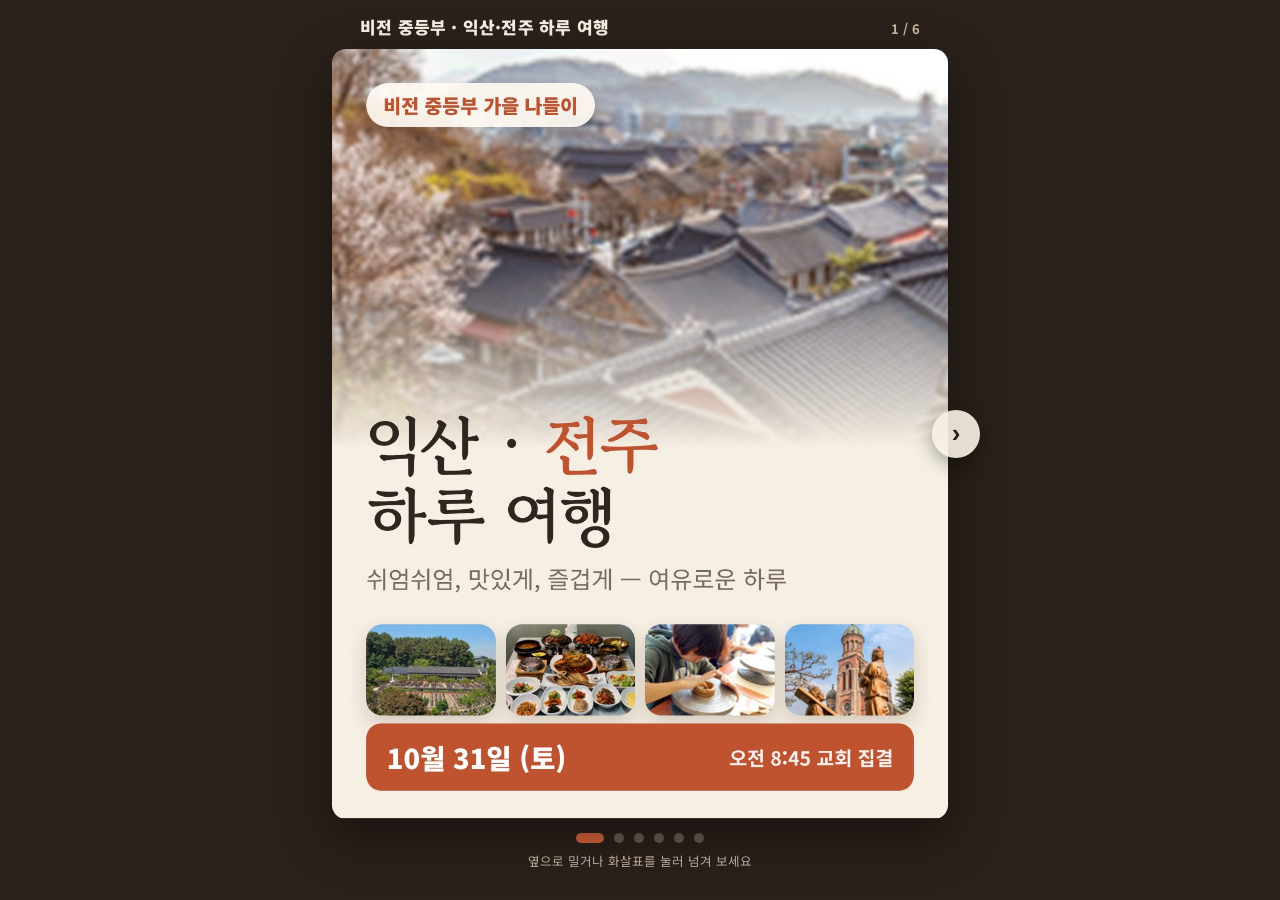
<file: trip/index.html>
<!doctype html>
<html lang="ko">
<head>
<meta charset="utf-8">
<meta name="viewport" content="width=device-width,initial-scale=1,viewport-fit=cover">
<title>익산·전주 하루 여행 · 비전 중등부</title>
<meta name="description" content="10월 31일(토) 오전 8:45 교회 집결 — 익산 고스락, 굴비정식, 도자기 체험, 전주 한옥마을 투어">
<!-- 카톡·SNS 미리 보기 (표지 그림) -->
<meta property="og:type" content="website">
<meta property="og:title" content="익산·전주 하루 여행 · 비전 중등부 가을 나들이">
<meta property="og:description" content="10월 31일(토) 오전 8:45 교회 집결 · 쉬엄쉬엄, 맛있게, 즐겁게">
<meta property="og:image" content="https://team-esc.web.app/trip/og.jpg">
<meta property="og:image:width" content="1200">
<meta property="og:image:height" content="630">
<meta property="og:url" content="https://team-esc.web.app/trip/">
<meta name="twitter:card" content="summary_large_image">
<link rel="icon" href="card1.jpg">
<style>*{box-sizing:border-box}body{margin:0}img{max-width:100%}[hidden]{display:none!important}:root{padding-top:env(safe-area-inset-top,0px);padding-bottom:env(safe-area-inset-bottom,0px)}</style>
</head>
<body>

<link rel="preconnect" href="https://fonts.googleapis.com">
<link href="https://fonts.googleapis.com/css2?family=Noto+Sans+KR:wght@500;700;900&display=swap" rel="stylesheet">
<style>
/* 한 장씩 넘겨 보는 카드뉴스: 가운데 카드(4:5), 아래에 쪽 점과 앞뒤 단추. 카드 색(크림·주황빛 갈색)에 맞춘 어두운 갈색 바탕 하나로 */
:root{--bg:#2a211b;--panel:#3a2e26;--fg:#f6efe3;--muted:#c9b8a4;--accent:#d9653d;--ui:"Noto Sans KR",system-ui,sans-serif;color-scheme:dark}
html,body{height:100%}
body{background:var(--bg);color:var(--fg);font-family:var(--ui);display:flex;flex-direction:column;align-items:center;padding-left:max(16px,env(safe-area-inset-left,0px));padding-right:max(16px,env(safe-area-inset-right,0px));padding-block:14px 18px;box-sizing:border-box;overflow:hidden}
header{width:100%;max-width:560px;display:flex;justify-content:space-between;align-items:baseline;gap:12px;margin-bottom:10px}
header h1{font-size:17px;font-weight:900;margin:0;letter-spacing:.2px;text-wrap:balance}
header span{font-size:13px;color:var(--muted);font-weight:700;font-variant-numeric:tabular-nums;white-space:nowrap}
.stage{position:relative;flex:1;min-height:0;width:100%;display:flex;align-items:center;justify-content:center}
.track{height:100%;max-height:min(100%,calc((100vw - 32px) * 1.25));aspect-ratio:4/5;max-width:100%;display:flex;overflow-x:auto;scroll-snap-type:x mandatory;scroll-behavior:smooth;border-radius:14px;box-shadow:0 18px 50px rgba(0,0,0,.45);scrollbar-width:none;background:var(--panel)}
.track::-webkit-scrollbar{display:none}
.slide{flex:0 0 100%;margin:0;scroll-snap-align:center;scroll-snap-stop:always}
.slide img{width:100%;height:100%;object-fit:contain;display:block;user-select:none;-webkit-user-drag:none}
.nav{position:absolute;top:50%;transform:translateY(-50%);width:48px;height:48px;border-radius:50%;border:0;background:rgba(246,239,227,.92);color:#2a211b;font-size:26px;font-weight:900;cursor:pointer;display:grid;place-items:center;box-shadow:0 6px 18px rgba(0,0,0,.35)}
.nav:disabled{opacity:0;pointer-events:none}
.nav:focus-visible,.dots button:focus-visible{outline:3px solid var(--accent);outline-offset:3px}
.prev{left:max(0px,calc(50% - 340px))}.next{right:max(0px,calc(50% - 340px))}
.dots{display:flex;gap:10px;margin-top:14px}
.dots button{width:10px;height:10px;border-radius:5px;border:0;padding:0;background:rgba(246,239,227,.3);cursor:pointer;transition:width .25s,background .25s}
.dots button[aria-current="true"]{width:28px;background:var(--accent)}
.hint{margin-top:8px;font-size:12.5px;color:var(--muted)}
@media (max-width:640px){.nav{display:none}}
@media (prefers-reduced-motion:reduce){.track{scroll-behavior:auto}.dots button{transition:none}}
</style>
<header><h1>비전 중등부 · 익산·전주 하루 여행</h1><span id="count">1 / 6</span></header>
<div class="stage">
  <button class="nav prev" id="prev" aria-label="이전 장">‹</button>
  <div class="track" id="track" tabindex="0" aria-label="카드뉴스"><figure class="slide" id="s1" aria-roledescription="slide" aria-label="1 / 6"><img src="card1.jpg" alt="표지: 익산·전주 하루 여행, 10월 31일(토) 오전 8시 45분 교회 집결" draggable="false"></figure><figure class="slide" id="s2" aria-roledescription="slide" aria-label="2 / 6"><img src="card2.jpg" alt="하루 일정: 08:45 출발부터 18:00 도착까지" draggable="false"></figure><figure class="slide" id="s3" aria-roledescription="slide" aria-label="3 / 6"><img src="card3.jpg" alt="오전: 익산 고스락 모닝커피와 장독대 산책, 전주 굴비정식 점심" draggable="false"></figure><figure class="slide" id="s4" aria-roledescription="slide" aria-label="4 / 6"><img src="card4.jpg" alt="오후: 도자기 만들기 체험과 전주 한옥마을 투어" draggable="false"></figure><figure class="slide" id="s5" aria-roledescription="slide" aria-label="5 / 6"><img src="card5.jpg" alt="한옥마을 투어는 비전 퀘스트로: 포켓몬 GO처럼 걸으며 하는 팀 미션 게임" draggable="false"></figure><figure class="slide" id="s6" aria-roledescription="slide" aria-label="6 / 6"><img src="card6.jpg?v=3" alt="참가 안내: 일시, 집결, 회비, 준비물" draggable="false"></figure></div>
  <button class="nav next" id="next" aria-label="다음 장">›</button>
</div>
<div class="dots" id="dots" role="tablist"></div>
<p class="hint">옆으로 밀거나 화살표를 눌러 넘겨 보세요</p>
<script>
const track = document.getElementById('track'), slides = [...track.children], n = slides.length;
const dots = document.getElementById('dots'), count = document.getElementById('count');
slides.forEach((_, i) => { const b = document.createElement('button'); b.setAttribute('aria-label', (i + 1) + '번째 장'); b.onclick = () => go(i); dots.appendChild(b); });
let cur = 0;
const show = i => {
  cur = i; count.textContent = (i + 1) + ' / ' + n;
  [...dots.children].forEach((d, k) => d.setAttribute('aria-current', k === i));
  document.getElementById('prev').disabled = i === 0; document.getElementById('next').disabled = i === n - 1;
  if (location.hash !== '#s' + (i + 1)) history.replaceState(null, '', '#s' + (i + 1));
};
const go = i => { i = Math.max(0, Math.min(n - 1, i)); track.scrollTo({ left: i * track.clientWidth }); show(i); };
// 손으로 밀어 넘긴 것도 쪽 번호에 반영
let t; track.addEventListener('scroll', () => { clearTimeout(t); t = setTimeout(() => { const i = Math.round(track.scrollLeft / track.clientWidth); if (i !== cur) show(i); }, 80); });
document.getElementById('prev').onclick = () => go(cur - 1);
document.getElementById('next').onclick = () => go(cur + 1);
addEventListener('keydown', e => { if (e.key === 'ArrowRight') go(cur + 1); if (e.key === 'ArrowLeft') go(cur - 1); });
addEventListener('resize', () => track.scrollTo({ left: cur * track.clientWidth, behavior: 'instant' }));
// 주소의 #s3 같은 쪽으로 열기 (특정 장을 바로 보낼 수 있게)
const fromHash = () => { const m = /^#s(\d)$/.exec(location.hash); return m ? Math.min(n, Math.max(1, +m[1])) - 1 : 0; };
addEventListener('hashchange', () => { const i = fromHash(); if (i !== cur) go(i); });
requestAnimationFrame(() => { const i = fromHash(); track.style.scrollBehavior = 'auto'; track.scrollLeft = i * track.clientWidth; track.style.scrollBehavior = ''; show(i); });
</script>

</body>
</html>
</file>
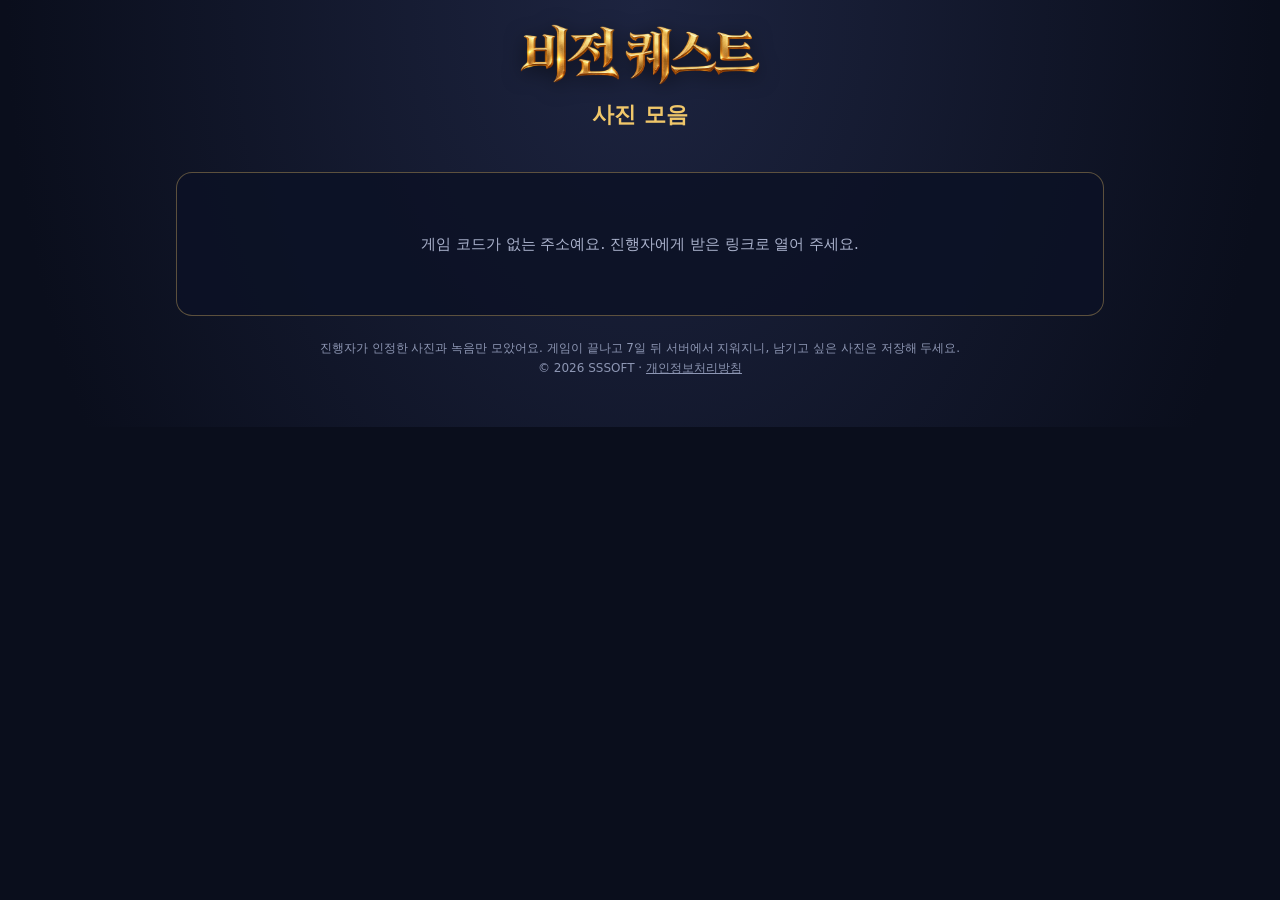
<file: album.html>
<!doctype html>
<html lang="ko">
<head>
<meta charset="utf-8">
<meta name="viewport" content="width=device-width,initial-scale=1,viewport-fit=cover">
<title>사진 모음 · 비전 퀘스트</title>
<meta name="description" content="비전 퀘스트 — 미션마다 인정된 사진 모음">
<link rel="icon" href="assets/icon.svg" type="image/svg+xml">
<style>
  :root{--gold:#f0c76a;--ink:#e6e9f2;--muted:#aab2cc;--card:rgba(12,18,38,.86);--line:rgba(240,199,106,.35)}
  *{box-sizing:border-box}
  html{background:#0a0e1c}
  body{margin:0;background:radial-gradient(ellipse at 50% 0%,#1d2440,#0a0e1c 70%) fixed;color:var(--ink);font:15px/1.6 "Noto Sans KR",system-ui,sans-serif;-webkit-text-size-adjust:100%}
  main{max-width:960px;margin:0 auto;padding:calc(env(safe-area-inset-top) + 24px) 16px 48px}
  header{text-align:center;margin-bottom:16px}
  header img{width:min(240px,64%);height:auto;filter:drop-shadow(0 4px 10px rgba(0,0,0,.6))}
  h1{font-size:22px;color:var(--gold);margin:8px 0 2px;line-height:1.35}
  .sub{color:var(--muted);font-size:13px}
  .jump{display:flex;gap:6px;overflow-x:auto;padding:4px 0 10px;scrollbar-width:none}
  .jump::-webkit-scrollbar{display:none}
  .jump a{flex:none;font-size:13px;color:var(--ink);text-decoration:none;background:rgba(255,255,255,.07);border:1px solid rgba(255,255,255,.1);border-radius:999px;padding:4px 12px;white-space:nowrap}
  .jump a b{color:var(--gold);margin-left:4px}
  section{background:var(--card);border:1px solid var(--line);border-radius:16px;padding:14px;margin:12px 0;scroll-margin-top:12px}
  h2{font-size:16px;color:#fff;margin:0 0 10px;display:flex;align-items:center;gap:8px}
  h2 small{color:var(--gold);font-size:13px;font-weight:600;margin-left:auto}
  .ico{width:22px;height:22px;flex:none}
  .grid{display:grid;grid-template-columns:repeat(auto-fill,minmax(150px,1fr));gap:8px}
  @media (max-width:480px){.grid{grid-template-columns:repeat(2,1fr)}}
  figure{margin:0;border-radius:12px;overflow:hidden;background:rgba(255,255,255,.05);cursor:zoom-in}
  figure .ph{aspect-ratio:1;background:#151b30 center/cover no-repeat;display:grid;place-items:center;color:var(--muted);font-size:12px}
  figcaption{display:flex;align-items:center;gap:6px;padding:6px 9px;font-size:12.5px;color:#dfe4f2;white-space:nowrap;overflow:hidden;text-overflow:ellipsis}
  figcaption i{width:9px;height:9px;border-radius:50%;flex:none}
  .empty{color:var(--muted);text-align:center;padding:30px 0}
  .dlbar{text-align:center;margin:0 0 14px}
  .dlbar button{border:0;border-radius:12px;padding:13px 22px;font:inherit;font-size:17px;font-weight:700;background:linear-gradient(#f6d684,#d9a440);color:#2a1d08;cursor:pointer}
  .dlbar button:disabled{opacity:.6;cursor:default}
  .dlbar p{margin:8px 0 0;color:var(--muted);font-size:14px;min-height:1em}
  .recs{display:grid;gap:10px}
  .rec{display:flex;flex-wrap:wrap;align-items:center;gap:8px 12px;background:rgba(255,255,255,.05);border-radius:12px;padding:10px 12px}
  .rec .who{display:flex;align-items:center;gap:6px;font-size:15px;min-width:90px}
  .rec .who i{width:10px;height:10px;border-radius:50%;flex:none}
  .rec audio{flex:1;min-width:200px;height:40px}
  .rec .st{color:var(--muted);font-size:13px}
  #lb{position:fixed;inset:0;background:rgba(4,6,14,.94);display:flex;flex-direction:column;align-items:center;justify-content:center;gap:10px;padding:16px;z-index:9}
  #lb[hidden]{display:none}
  #lb img{max-width:100%;max-height:calc(100vh - 140px);border-radius:10px;object-fit:contain}
  #lb .cap{color:#fff;font-size:14px;text-align:center}
  #lb .cap small{display:block;color:var(--muted)}
  #lb .bar{display:flex;gap:8px}
  #lb button,#lb a{border:1px solid rgba(255,255,255,.2);background:rgba(255,255,255,.08);color:#fff;border-radius:10px;padding:8px 14px;font:inherit;font-size:14px;text-decoration:none;cursor:pointer}
  footer{margin-top:22px;color:#8d96b3;font-size:12px;line-height:1.7;text-align:center}
</style>
</head>
<body>
<main>
  <header>
    <img src="assets/title.webp" alt="비전 퀘스트">
    <h1 id="gName">사진 모음</h1>
    <div class="sub" id="gSub">불러오는 중…</div>
  </header>
  <div class="dlbar" id="dlbar" hidden><button id="dlAll">전부 내려받기</button><p id="dlMsg"></p></div>
  <nav class="jump" id="jump"></nav>
  <div id="body"></div>
  <footer>진행자가 인정한 사진과 녹음만 모았어요. 게임이 끝나고 7일 뒤 서버에서 지워지니, 남기고 싶은 사진은 저장해 두세요.<br>© 2026 SSSOFT · <a href="privacy.html" style="color:inherit">개인정보처리방침</a></footer>
</main>
<div id="lb" hidden><img alt=""><div class="cap"></div><div class="bar"><button id="lbPrev">‹ 이전</button><a id="lbSave" download>저장</a><button id="lbNext">다음 ›</button><button id="lbX">닫기</button></div></div>
<script type="module">
/* 사진 모음 페이지: album.html?g=게임코드 — 진행자가 인정할 때 옮겨 둔 games/{코드}/albumIdx·album을 로그인 없이 읽어 미션별로 보여 준다.
   목록(albumIdx)을 먼저 받아 틀을 그리고, 사진(album/{key})은 화면에 가까워질 때 하나씩 받는다(사진이 많아도 처음이 빠르게).
   ?demo면 서버 없이 그려 본 가짜 사진으로 (데모 게임은 그 폰 메모리에만 있어서) */
import { ic } from './icons.js';

const q = new URLSearchParams(location.search);
const code = (q.get('g') || '').trim().toUpperCase();
const DEMO = q.has('demo');
const esc = s => String(s ?? '').replace(/[&<>"']/g, c => ({ '&': '&amp;', '<': '&lt;', '>': '&gt;', '"': '&quot;', "'": '&#39;' }[c]));
const $ = s => document.querySelector(s);
const safe = u => (typeof u === 'string' && /^data:image\/[\w.+-]+;base64,[A-Za-z0-9+/=]+$/.test(u) ? u : ''); // 그림 data URL만 (저장 링크·배경으로 쓰므로)
const safeAudio = u => (typeof u === 'string' && /^data:audio\/[\w.+-]+(;[\w.+=-]+)*;base64,[A-Za-z0-9+/=]+$/.test(u) ? u : ''); // 음성 녹음
let src; // { name, idx, photo(key) }

async function load() {
  if (DEMO) {
    const teams = [['청팀', '#4f8de8'], ['홍팀', '#e8574f'], ['녹팀', '#4fbf6a']];
    const ms = ['경기전 홍살문 단체 사진', '전동성당 팀 구호', '전주향교 은행나무', '술래잡기: 한옥마을'];
    const idx = {};
    ms.forEach((title, i) => teams.forEach(([n, c], j) => { if ((i + j) % 4 !== 3) idx[`t${j}_m${i}`] = { mid: 'm' + i, title, who: n, color: c, t: Date.now() - (i * 3 + j) * 6e5 }; }));
    idx.u_a_m2 = { mid: 'm2', title: ms[2], who: '청팀 · 다윗', color: '#4f8de8', t: Date.now() };
    ['청팀', '홍팀'].forEach((n, j) => (idx[`t${j}_mv`] = { mid: 'mv', title: '오목대 팀 응원가', who: n, color: ['#4f8de8', '#e8574f'][j], t: Date.now(), kind: 'audio' }));
    // 미션·팀마다 다른 색 그림 (실제 사진 대신)
    const photo = async key => {
      if (idx[key].kind === 'audio') { // 0.6초 삐 소리 WAV
        const sr = 8000, n = sr * 0.6, b = new Uint8Array(44 + n), v = new DataView(b.buffer), w = (o, s) => [...s].forEach((c, i) => (b[o + i] = c.charCodeAt(0)));
        w(0, 'RIFF'); v.setUint32(4, 36 + n, true); w(8, 'WAVEfmt '); v.setUint32(16, 16, true); v.setUint16(20, 1, true); v.setUint16(22, 1, true); v.setUint32(24, sr, true); v.setUint32(28, sr, true); v.setUint16(32, 1, true); v.setUint16(34, 8, true); w(36, 'data'); v.setUint32(40, n, true);
        for (let i = 0; i < n; i++) b[44 + i] = 128 + Math.round(40 * Math.sin(i / sr * 2 * Math.PI * 523));
        let s = ''; b.forEach(c => (s += String.fromCharCode(c))); return 'data:audio/wav;base64,' + btoa(s);
      }
      const x = idx[key], cv = Object.assign(document.createElement('canvas'), { width: 480, height: 480 }), g = cv.getContext('2d');
      const gr = g.createLinearGradient(0, 0, 480, 480); gr.addColorStop(0, x.color); gr.addColorStop(1, '#1b2340');
      g.fillStyle = gr; g.fillRect(0, 0, 480, 480);
      g.fillStyle = 'rgba(255,255,255,.85)'; g.font = 'bold 30px sans-serif'; g.textAlign = 'center';
      g.fillText(x.title.slice(0, 12), 240, 230); g.font = '24px sans-serif'; g.fillText(x.who, 240, 275);
      return cv.toDataURL('image/jpeg', 0.8);
    };
    return { name: '한옥마을 팀 미션 (데모)', idx, photo, order: ms };
  }
  if (!code) return null;
  const net = await import('./net.js');
  const [idx, guide] = await Promise.all([net.albumIdx(code), net.readGuide(code).catch(() => null)]);
  return { name: guide?.name || '', idx, photo: key => net.albumPhoto(code, key), order: guide?.missions?.map(m => m.title) || [] };
}

function render() {
  const items = Object.entries(src.idx).map(([key, x]) => ({ key, ...x }));
  $('#gName').textContent = src.name ? `${src.name} 사진 모음` : '사진 모음';
  if (src.name) document.title = `${src.name} 사진 모음 · 비전 퀘스트`;
  const nA = items.filter(x => x.kind === 'audio').length, nP = items.length - nA;
  $('#gSub').textContent = `${code ? `게임 코드 ${code} · ` : ''}사진 ${nP}장${nA ? ` · 녹음 ${nA}개` : ''}`;
  if (!items.length) { $('#body').innerHTML = '<section><p class="empty">아직 인정된 사진·녹음이 없어요.</p></section>'; return; }
  $('#dlbar').hidden = false;
  $('#dlAll').onclick = () => downloadAll(items);
  // 미션별로 묶고, 미션 순서는 안내 페이지 순서(없으면 처음 올라온 순)
  const groups = new Map();
  items.sort((a, b) => a.t - b.t).forEach(x => { if (!groups.has(x.mid)) groups.set(x.mid, []); groups.get(x.mid).push(x); });
  const pos = t => { const i = src.order?.indexOf(t); return i >= 0 ? i : 1e3; };
  const list = [...groups.values()].sort((a, b) => pos(a[0].title) - pos(b[0].title));
  $('#jump').innerHTML = list.map((g, i) => `<a href="#s${i}">${esc(g[0].title)}<b>${g.length}</b></a>`).join('');
  // 녹음(kind audio)은 재생 막대로, 사진은 격자로
  $('#body').innerHTML = list.map((g, i) => { const aud = g[0].kind === 'audio'; return `<section id="s${i}"><h2>${ic(aud ? 'mic' : g[0].title.startsWith('술래') ? 'tag' : 'camera')}${esc(g[0].title)}<small>${g.length}${aud ? '개' : '장'}</small></h2>
    ${aud ? `<div class="recs">${g.map(x => `<div class="rec" data-a="${esc(x.key)}"><span class="who"><i style="background:${esc(x.color)}"></i>${esc(x.who)}</span><audio controls preload="none"></audio><small class="st">불러오는 중…</small></div>`).join('')}</div>`
      : `<div class="grid">${g.map(x => `<figure data-k="${esc(x.key)}"><div class="ph">불러오는 중…</div><figcaption><i style="background:${esc(x.color)}"></i>${esc(x.who)}</figcaption></figure>`).join('')}</div>`}</section>`; }).join('');
  // 화면 가까이 온 사진만 받는다
  const urls = {};
  const io = new IntersectionObserver(es => es.forEach(e => {
    if (!e.isIntersecting) return;
    io.unobserve(e.target);
    const k = e.target.dataset.k, ph = e.target.querySelector('.ph');
    Promise.resolve(src.photo(k)).then(u => { u = safe(u); if (!u) { ph.textContent = '사진이 없어요'; return; } urls[k] = u; ph.textContent = ''; ph.style.backgroundImage = `url("${u}")`; })
      .catch(() => (ph.textContent = '불러오지 못했어요'));
  }), { rootMargin: '400px' });
  const figs = [...document.querySelectorAll('figure')];
  figs.forEach(f => io.observe(f));
  // 녹음: 화면 가까이 오면 받아 재생 막대에 넣는다
  const ia = new IntersectionObserver(es => es.forEach(e => {
    if (!e.isIntersecting) return;
    ia.unobserve(e.target);
    const k = e.target.dataset.a, st = e.target.querySelector('.st');
    Promise.resolve(src.photo(k)).then(u => { u = safeAudio(u); if (!u) { st.textContent = '녹음이 없어요'; return; } e.target.querySelector('audio').src = u; st.remove(); })
      .catch(() => (st.textContent = '불러오지 못했어요'));
  }), { rootMargin: '400px' });
  document.querySelectorAll('.rec[data-a]').forEach(r => ia.observe(r));
  // 크게 보기: 이전·다음·저장
  let cur = -1;
  const open = i => {
    cur = (i + figs.length) % figs.length;
    const f = figs[cur], k = f.dataset.k, x = src.idx[k], show = u => { $('#lb img').src = u; $('#lbSave').href = u; };
    $('#lb img').src = ''; $('#lbSave').download = `vision-quest-${code || 'demo'}-${k}.jpg`;
    $('#lb .cap').innerHTML = `${esc(x.title)}<small>${esc(x.who)}</small>`;
    if (urls[k]) show(urls[k]); else Promise.resolve(src.photo(k)).then(u => { u = safe(u); if (u) { urls[k] = u; if (figs[cur] === f) show(u); } });
    $('#lb').hidden = false;
  };
  figs.forEach((f, i) => (f.onclick = () => open(i)));
  $('#lbPrev').onclick = () => open(cur - 1);
  $('#lbNext').onclick = () => open(cur + 1);
  $('#lbX').onclick = () => ($('#lb').hidden = true);
  $('#lb').onclick = e => { if (e.target.id === 'lb') $('#lb').hidden = true; };
  addEventListener('keydown', e => { if ($('#lb').hidden) return; if (e.key === 'Escape') $('#lb').hidden = true; if (e.key === 'ArrowLeft') open(cur - 1); if (e.key === 'ArrowRight') open(cur + 1); });
}

/* ---------- 전부 내려받기: 사진·녹음을 zip 하나로 ----------
   라이브러리 없이 '그대로 담기(stored)' zip을 만든다 — JPEG·녹음은 이미 압축돼 있어 더 줄지 않는다.
   파일 이름은 '미션/팀·이름 (n).jpg', 한글 이름이 깨지지 않게 UTF-8 표시(bit 11)를 켠다 */
const CRC = (() => { const t = new Uint32Array(256); for (let n = 0; n < 256; n++) { let c = n; for (let k = 0; k < 8; k++) c = c & 1 ? 0xedb88320 ^ (c >>> 1) : c >>> 1; t[n] = c >>> 0; } return t; })();
const crc32 = b => { let c = 0xffffffff; for (let i = 0; i < b.length; i++) c = CRC[(c ^ b[i]) & 255] ^ (c >>> 8); return (c ^ 0xffffffff) >>> 0; };
function makeZip(files) {
  const enc = new TextEncoder(), parts = [], dir = [];
  let off = 0;
  const d = new Date(), dt = ((d.getHours() << 11) | (d.getMinutes() << 5) | (d.getSeconds() >> 1)), dd = (((d.getFullYear() - 1980) << 9) | ((d.getMonth() + 1) << 5) | d.getDate());
  for (const f of files) {
    const name = enc.encode(f.name), crc = crc32(f.data), n = f.data.length;
    const h = new DataView(new ArrayBuffer(30));
    [[0, 0x04034b50, 4], [4, 20, 2], [6, 0x0800, 2], [8, 0, 2], [10, dt, 2], [12, dd, 2], [14, crc, 4], [18, n, 4], [22, n, 4], [26, name.length, 2], [28, 0, 2]].forEach(([o, v, s]) => (s === 4 ? h.setUint32(o, v, true) : h.setUint16(o, v, true)));
    parts.push(new Uint8Array(h.buffer), name, f.data);
    const c = new DataView(new ArrayBuffer(46));
    [[0, 0x02014b50, 4], [4, 20, 2], [6, 20, 2], [8, 0x0800, 2], [10, 0, 2], [12, dt, 2], [14, dd, 2], [16, crc, 4], [20, n, 4], [24, n, 4], [28, name.length, 2], [30, 0, 2], [32, 0, 2], [34, 0, 2], [36, 0, 2], [38, 0, 4], [42, off, 4]].forEach(([o, v, s]) => (s === 4 ? c.setUint32(o, v, true) : c.setUint16(o, v, true)));
    dir.push(new Uint8Array(c.buffer), name);
    off += 30 + name.length + n;
  }
  const size = dir.reduce((a, p) => a + p.length, 0), e = new DataView(new ArrayBuffer(22));
  [[0, 0x06054b50, 4], [8, files.length, 2], [10, files.length, 2], [12, size, 4], [16, off, 4], [20, 0, 2]].forEach(([o, v, s]) => (s === 4 ? e.setUint32(o, v, true) : e.setUint16(o, v, true)));
  return new Blob([...parts, ...dir, new Uint8Array(e.buffer)], { type: 'application/zip' });
}
const fromDataUrl = u => { const [head, b64] = u.split(','), bin = atob(b64), a = new Uint8Array(bin.length); for (let i = 0; i < bin.length; i++) a[i] = bin.charCodeAt(i); return { mime: head.slice(5).split(';')[0], data: a }; };
const EXT = { 'image/jpeg': 'jpg', 'image/png': 'png', 'image/webp': 'webp', 'audio/webm': 'webm', 'audio/mp4': 'm4a', 'audio/ogg': 'ogg', 'audio/wav': 'wav', 'audio/mpeg': 'mp3' };
const clean = s => String(s || '').replace(/[\\/:*?"<>|]+/g, ' ').trim().slice(0, 60) || '이름 없음';
async function downloadAll(items) {
  const btn = $('#dlAll'), msg = $('#dlMsg');
  btn.disabled = true;
  const files = [], used = new Set();
  let i = 0, miss = 0;
  for (const x of items) {
    msg.textContent = `모으는 중… ${++i} / ${items.length}`;
    let u = await Promise.resolve(src.photo(x.key)).catch(() => null);
    u = x.kind === 'audio' ? safeAudio(u) : safe(u);
    if (!u) { miss++; continue; }
    const { mime, data } = fromDataUrl(u);
    let base = `${clean(x.title)}/${clean(x.who)}`, name = `${base}.${EXT[mime] || 'bin'}`, k = 2;
    while (used.has(name)) name = `${base} (${k++}).${EXT[mime] || 'bin'}`;
    used.add(name); files.push({ name, data });
  }
  if (!files.length) { msg.textContent = '내려받을 사진·녹음이 없어요.'; btn.disabled = false; return; }
  const blob = makeZip(files), a = document.createElement('a');
  a.href = URL.createObjectURL(blob);
  a.download = `vision-quest-album-${code || 'demo'}.zip`; // 영문 이름: 일부 브라우저가 한글 파일 이름을 바꿔 버린다
  document.body.appendChild(a); a.click(); a.remove();
  setTimeout(() => URL.revokeObjectURL(a.href), 60000);
  msg.textContent = `${files.length}개를 zip 파일 하나로 내려받았어요 (${(blob.size / 1048576).toFixed(1)}MB)${miss ? ` · ${miss}개는 불러오지 못했어요` : ''}. 카카오톡 안에서 안 되면 바깥 브라우저로 열어 주세요.`;
  btn.disabled = false;
}

load().then(s => {
  if (!s) { $('#gSub').textContent = ''; $('#body').innerHTML = '<section><p class="empty">게임 코드가 없는 주소예요. 진행자에게 받은 링크로 열어 주세요.</p></section>'; return; }
  src = s; render();
}).catch(e => { console.error(e); $('#gSub').textContent = '사진을 불러오지 못했어요. 잠시 뒤 다시 열어 주세요.'; });
</script>
</body>
</html>
</file>
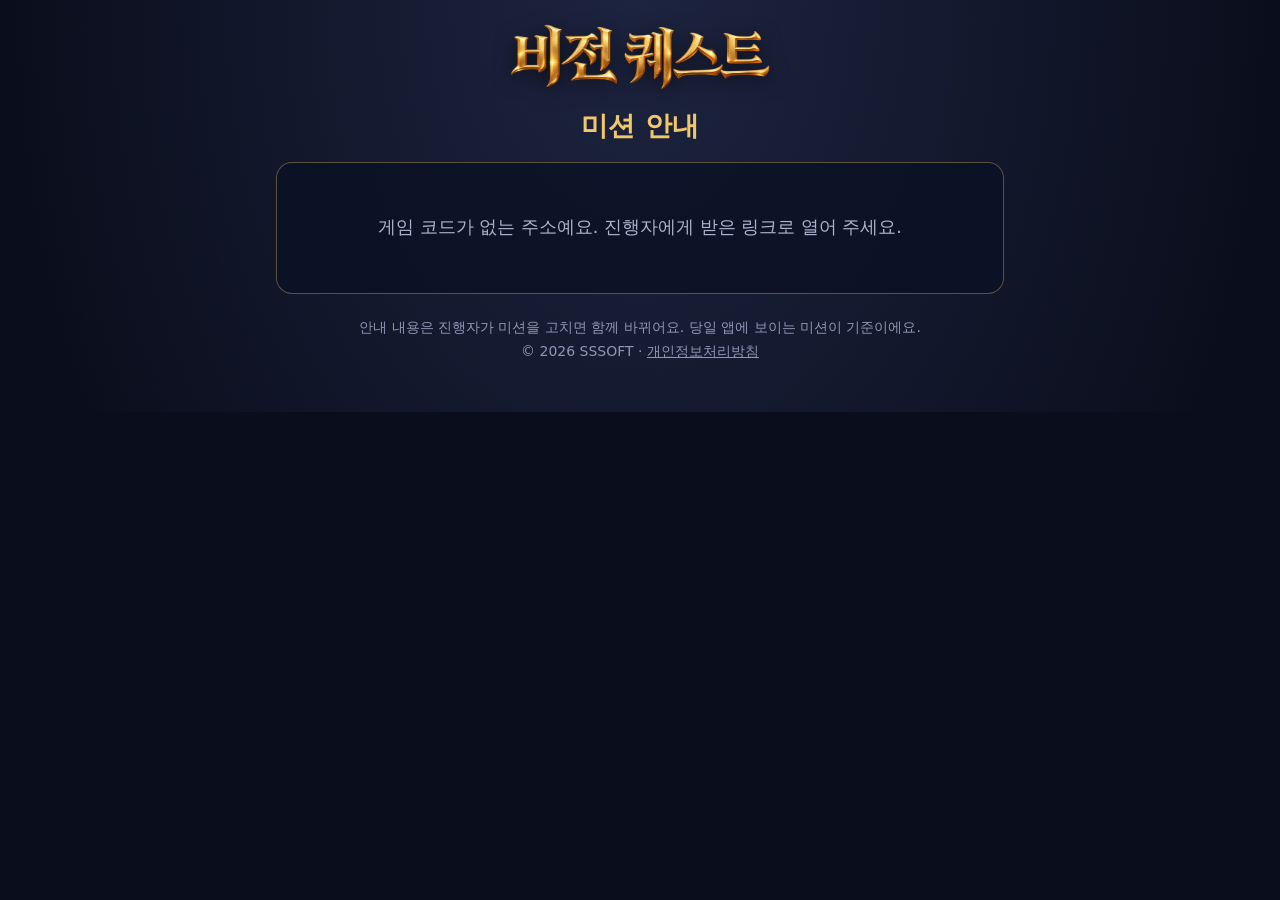
<file: guide.html>
<!doctype html>
<html lang="ko">
<head>
<meta charset="utf-8">
<meta name="viewport" content="width=device-width,initial-scale=1,viewport-fit=cover">
<title>미션 안내 · 비전 퀘스트</title>
<meta name="description" content="비전 퀘스트 팀 미션 안내 — 미션 목록과 하는 법을 미리 보세요">
<link rel="icon" href="assets/icon.svg" type="image/svg+xml">
<style>
  :root{--gold:#f0c76a;--ink:#e6e9f2;--muted:#aab2cc;--card:rgba(12,18,38,.86);--line:rgba(240,199,106,.35)}
  *{box-sizing:border-box}
  html{background:#0a0e1c}
  body{margin:0;background:radial-gradient(ellipse at 50% 0%,#1d2440,#0a0e1c 70%) fixed;color:var(--ink);font:15px/1.7 "Noto Sans KR",system-ui,sans-serif;-webkit-text-size-adjust:100%}
  main{max-width:760px;margin:0 auto;padding:calc(env(safe-area-inset-top) + 24px) 16px 48px}
  header{text-align:center;margin-bottom:18px}
  header img{width:min(260px,70%);height:auto;filter:drop-shadow(0 4px 10px rgba(0,0,0,.6))}
  h1{font-size:22px;color:var(--gold);margin:8px 0 2px;line-height:1.35}
  .sub{color:var(--muted);font-size:13px}
  section{background:var(--card);border:1px solid var(--line);border-radius:16px;padding:16px 18px;margin:12px 0}
  h2{font-size:16px;color:var(--gold);margin:0 0 8px;display:flex;align-items:center;gap:8px}
  p,li{margin:4px 0}
  ul{padding-left:20px;margin:4px 0}
  b{color:#fff}
  .ico{width:22px;height:22px;flex:none;vertical-align:middle}
  .facts{display:grid;grid-template-columns:repeat(auto-fit,minmax(130px,1fr));gap:8px}
  .fact{background:rgba(255,255,255,.05);border-radius:12px;padding:8px 12px}
  .fact small{display:block;color:var(--muted);font-size:12px}
  .fact b{font-size:17px}
  .teams{display:flex;flex-wrap:wrap;gap:6px;margin-top:10px}
  .chip{display:inline-flex;align-items:center;gap:6px;background:rgba(255,255,255,.07);border-radius:999px;padding:3px 10px;font-size:13px}
  .chip i{width:10px;height:10px;border-radius:50%;display:inline-block}
  .join{display:block;text-align:center;margin-top:12px;background:linear-gradient(#f6d684,#d9a440);color:#2a1d08;font-weight:700;text-decoration:none;border-radius:12px;padding:11px}
  .types{display:grid;gap:8px}
  .type{display:flex;gap:10px;align-items:flex-start;background:rgba(255,255,255,.04);border-radius:12px;padding:9px 12px}
  .type .ico{width:28px;height:28px;margin-top:2px}
  .type small{display:block;color:var(--muted);font-size:13px;line-height:1.55}
  .ms{display:grid;gap:10px}
  .m{display:flex;gap:12px;background:rgba(255,255,255,.04);border:1px solid rgba(255,255,255,.07);border-radius:14px;padding:12px}
  .m.closed{opacity:.6}
  .no{flex:none;width:28px;height:28px;border-radius:50%;background:var(--gold);color:#2a1d08;font-weight:800;display:grid;place-items:center;font-size:14px}
  .m .tx{flex:1;min-width:0}
  .m .t{font-weight:700;color:#fff;display:flex;align-items:center;gap:6px;flex-wrap:wrap}
  .m .d{color:#cfd5e6;font-size:14px;margin:3px 0 6px}
  .tags{display:flex;flex-wrap:wrap;gap:5px;align-items:center}
  .tg{font-size:12px;border-radius:6px;padding:1px 7px;background:rgba(255,255,255,.08);color:#dfe4f2}
  .tg.team{background:rgba(111,168,255,.2);color:#bcd5ff}
  .tg.each{background:rgba(127,220,143,.2);color:#bdf0c6}
  .tg.pts{background:rgba(240,199,106,.2);color:var(--gold);font-weight:700}
  .tg.later{background:rgba(255,255,255,.12)}
  .tags a{font-size:12px;color:var(--gold);text-decoration:none;margin-left:auto}
  .empty{color:var(--muted);text-align:center;padding:30px 0}
  .fine{color:var(--muted);font-size:13px}
  footer{margin-top:22px;color:#8d96b3;font-size:12px;line-height:1.7;text-align:center}
  /* 큰 글씨: 받는 분 중 40~60대가 많다 */
  body{font-size:17.5px;line-height:1.7}
  h1{font-size:27px}
  .sub{font-size:15.5px}
  h2{font-size:20px}
  .ico{width:26px;height:26px}
  .fact small{font-size:14.5px}
  .fact b{font-size:21px}
  .chip{font-size:16px;padding:5px 13px}
  .chip i{width:12px;height:12px}
  .join{font-size:19px;padding:15px}
  li{margin:8px 0}
  .type b{font-size:18.5px}
  .type small{font-size:16px;line-height:1.6}
  .type .ico{width:34px;height:34px}
  .no{width:34px;height:34px;font-size:17px}
  .m .t{font-size:19.5px}
  .m .d{font-size:16.5px}
  .tg{font-size:14.5px;padding:3px 9px}
  .tags a{font-size:15px}
  .fine{font-size:15px}
  footer{font-size:14px}
</style>
</head>
<body>
<main>
  <header>
    <img src="assets/title.webp" alt="비전 퀘스트">
    <h1 id="gName">미션 안내</h1>
    <div class="sub" id="gSub">불러오는 중…</div>
  </header>
  <div id="body"></div>
  <footer>안내 내용은 진행자가 미션을 고치면 함께 바뀌어요. 당일 앱에 보이는 미션이 기준이에요.<br>© 2026 SSSOFT · <a href="privacy.html" style="color:inherit">개인정보처리방침</a></footer>
</main>
<script type="module">
/* 미션 안내 페이지: guide.html?g=게임코드 — 진행자 화면이 써 둔 games/{코드}/guide(요약)를 로그인 없이 읽어 보여 준다.
   ?demo면 서버 없이 전주 샘플로 그린다(데모 게임은 그 폰 메모리에만 있어서) */
import { ic } from './icons.js';

const q = new URLSearchParams(location.search);
const code = (q.get('g') || '').trim().toUpperCase();
const DEMO = q.has('demo');
const esc = s => String(s ?? '').replace(/[&<>"']/g, c => ({ '&': '&amp;', '<': '&lt;', '>': '&gt;', '"': '&quot;', "'": '&#39;' }[c]));
const $ = s => document.querySelector(s);

// 미션 종류마다 아이콘·이름·하는 법·확인 방법 (app.js TYPES와 같은 아이콘)
const TYPES = {
  arrive: ['pin', '도착', '표시된 자리(반경) 안으로 걸어 들어가면 저절로 완료돼요.', '자동 — GPS'],
  quiz: ['quiz', '퀴즈', '그 자리에 가면 문제가 열려요. 정답을 적어 내면 바로 맞았는지 알려 줘요. 문제는 현장에서만 보여요.', '자동 — 정답'],
  photo: ['camera', '사진', '그 자리에서 미션대로 사진을 찍어 올려요.', '진행자가 보고 인정'],
  task: ['flag', '현장 미션', '그 자리에서 미션을 해내고 완료를 눌러요.', '진행자가 확인'],
  voice: ['mic', '음성', '그 자리에서 노래 한 소절, 구호 등을 녹음(최대 20초)해 들어 보고 보내요. 마이크 허용이 필요해요.', '진행자가 듣고 인정'],
  tag: ['tag', '술래잡기', '술래(팀마다 한 명, 또는 진행자)를 게임 지역 안에서 찾아 조준 카메라로 찍어 올려요. 지도에 \'술래\'로 보이고, 화면의 화살표가 술래 쪽을 알려 줘요.', '진행자가 보고 인정'],
};

async function load() {
  if (DEMO) {
    const { SAMPLES } = await import('./samples.js');
    const s = SAMPLES.jeonju;
    return { name: `${s.name} 미션 (샘플)`, mode: 'team', endAt: null,
      teams: [{ name: '빨강 팀', color: '#e8574f' }, { name: '파랑 팀', color: '#4f8de8' }, { name: '초록 팀', color: '#4fbf6a' }],
      missions: s.missions.map(({ ans, q, ...m }) => ({ ...m, each: !!m.each, open: m.open !== false })) };
  }
  if (!code) return null;
  const net = await import('./net.js');
  return net.readGuide(code);
}

function when(t) {
  const d = new Date(t);
  return `${d.getMonth() + 1}월 ${d.getDate()}일 ${['일', '월', '화', '수', '목', '금', '토'][d.getDay()]}요일 ${String(d.getHours()).padStart(2, '0')}:${String(d.getMinutes()).padStart(2, '0')}`;
}

function render(g) {
  if (!g) {
    $('#gSub').textContent = code ? `게임 코드 ${code}` : '';
    $('#body').innerHTML = `<section><p class="empty">${code ? '아직 안내가 없어요. 진행자에게 다시 링크를 받아 주세요.' : '게임 코드가 없는 주소예요. 진행자에게 받은 링크로 열어 주세요.'}</p></section>`;
    return;
  }
  const solo = g.mode === 'solo';
  const ms = g.missions || [];
  const total = ms.reduce((a, m) => a + (m.pts || 0), 0);
  const used = [...new Set(ms.map(m => m.type))].filter(t => TYPES[t]);
  document.title = `${g.name || '미션'} 안내 · 비전 퀘스트`;
  $('#gName').textContent = g.name || '미션 안내';
  $('#gSub').textContent = `${code ? `게임 코드 ${code} · ` : ''}${solo ? '개인전' : '팀전'} · 미션 ${ms.length}개`;
  // 카카오톡 등 앱 안 브라우저에서 열었으면 앱 열기는 바깥 브라우저로 (거기선 로그인·설치가 막힌다) — app.js outUrl과 같은 방식
  const appUrl = new URL(`./${code ? `?g=${code}` : ''}`, location.href).href;
  const ua = navigator.userAgent, inApp = /KAKAOTALK|NAVER|Instagram|FBAN|FBAV|Line\/|DaumApps|everytimeApp|; wv\)/i.test(ua);
  const appLink = /KAKAOTALK/i.test(ua) ? `kakaotalk://web/openExternal?url=${encodeURIComponent(appUrl)}`
    : inApp && /android/i.test(ua) ? `intent://${location.host}${new URL(appUrl).pathname}${new URL(appUrl).search}#Intent;scheme=https;package=com.android.chrome;end`
    : appUrl;
  const mapLink = m => (m.lat == null ? '' : `https://map.kakao.com/link/map/${encodeURIComponent(m.title)},${m.lat},${m.lng}`);

  $('#body').innerHTML = `
  <section>
    <h2>${ic('trophy')} 게임 한눈에</h2>
    <div class="facts">
      <div class="fact"><small>방식</small><b>${solo ? '개인전' : '팀전'}</b></div>
      <div class="fact"><small>미션</small><b>${ms.length}개</b></div>
      <div class="fact"><small>모두 해내면</small><b>${total}점</b></div>
      <div class="fact"><small>끝나는 시간</small><b>${g.endAt ? when(g.endAt) : '진행자가 알려 줘요'}</b></div>
    </div>
    ${g.teams?.length ? `<div class="teams">${g.teams.map(t => `<span class="chip"><i style="background:${esc(t.color)}"></i>${esc(t.name)}</span>`).join('')}</div>` : ''}
    ${code ? `<a class="join" href="${esc(appLink)}">비전 퀘스트 앱 열기 · 코드 ${esc(code)}</a>` : ''}
  </section>

  <section>
    <h2>${ic('check')} 미리 준비해요</h2>
    <ul>
      <li><b>폰 충전</b>하고 보조배터리를 챙겨요. 게임 중엔 화면이 켜진 채로 위치를 보내요.</li>
      <li>앱을 열어 <b>로그인</b>(구글 또는 이메일)하고 <b>별칭·인형</b>을 미리 정해 두면 당일 바로 시작해요.</li>
      <li>게임 코드로 들어가 <b>팀</b>을 고르세요. 진행자가 바꿔 줄 수도 있어요.</li>
      <li>브라우저가 묻으면 <b>위치 허용</b>을 눌러요. 음성 미션은 <b>마이크</b>, 사진 미션은 <b>카메라</b>도 허용해요.</li>
      <li>걸을 때는 ${ic('moon')} <b>주머니 모드</b>로 화면을 까맣게 덮어 배터리를 아껴요(1초 길게 누르면 풀려요).</li>
      <li>홈 화면에 추가해 두면 앱처럼 바로 열려요.</li>
    </ul>
  </section>

  <section>
    <h2>${ic('team')} 팀 미션과 개인 미션</h2>
    ${solo ? '<p>개인전이라 모든 미션을 <b>각자</b> 해서 점수를 모아요.</p>' : `
    <p><span class="tg team">팀</span> <b>팀 미션</b>: 팀에서 <b>한 명만</b> 해내면 팀 전체가 완료돼요.</p>
    <p><span class="tg each">개인</span> <b>개인 미션</b>: 팀원 <b>각자</b> 해야 하고, 한 사람마다 점수가 팀에 더해져요.</p>`}
    <p class="fine">점수판에서 다른 팀의 점수가 바로 보여요. 게임이 끝나면 결과(순위·메달)가 모두에게 떠요.</p>
  </section>

  <section>
    <h2>${ic('flag')} 미션 하는 법</h2>
    <div class="types">${used.map(t => { const [icn, name, how, ok] = TYPES[t]; return `<div class="type">${ic(icn)}<div><b>${name}</b><small>${how}<br>확인: ${ok}</small></div></div>`; }).join('')}</div>
    <p class="fine" style="margin-top:8px"><b>깜짝 미션</b>은 게임 중에 갑자기 열리고 정해진 시간(예: 10분) 안에만 할 수 있어요. 소식과 진동으로 알려 줘요. 진행자가 '다시 해 주세요'라고 하면 미션 창에 이유가 떠요. 그대로 고쳐서 다시 보내면 돼요. 미션은 지도의 빛기둥을 누르거나 미션 탭에서 열어요.</p>
  </section>

  <section>
    <h2>${ic('map')} 미션 목록</h2>
    ${ms.length ? `<div class="ms">${ms.map((m, i) => { const t = TYPES[m.type] || TYPES.arrive; const map = mapLink(m); return `
      <div class="m${m.open ? '' : ' closed'}"><div class="no">${i + 1}</div><div class="tx">
        <div class="t">${ic(t[0])}${esc(m.title)}</div>
        ${m.desc ? `<div class="d">${esc(m.desc)}</div>` : ''}
        <div class="tags"><span class="tg">${t[1]}</span>${solo ? '' : m.type === 'tag' ? '<span class="tg team">팀</span>' : m.each ? '<span class="tg each">개인</span>' : '<span class="tg team">팀</span>'}
          <span class="tg pts">${m.pts || 0}점</span>${m.type === 'tag' ? `<span class="tg">게임 지역 전체</span>${m.itHost ? '<span class="tg later">진행자가 술래</span>' : ''}` : m.r ? `<span class="tg">반경 ${m.r}m</span>` : ''}${m.limit ? `<span class="tg later">깜짝 ${m.limit}분</span>` : ''}${m.open ? '' : '<span class="tg later">나중에 열려요</span>'}
          ${map ? `<a href="${map}" target="_blank" rel="noopener">지도에서 보기 ›</a>` : ''}</div>
      </div></div>`; }).join('')}</div>` : '<p class="empty">아직 미션이 없어요.</p>'}
  </section>`;
}

load().then(render).catch(e => { console.error(e); $('#gSub').textContent = '안내를 불러오지 못했어요. 잠시 뒤 다시 열어 주세요.'; });
</script>
</body>
</html>
</file>
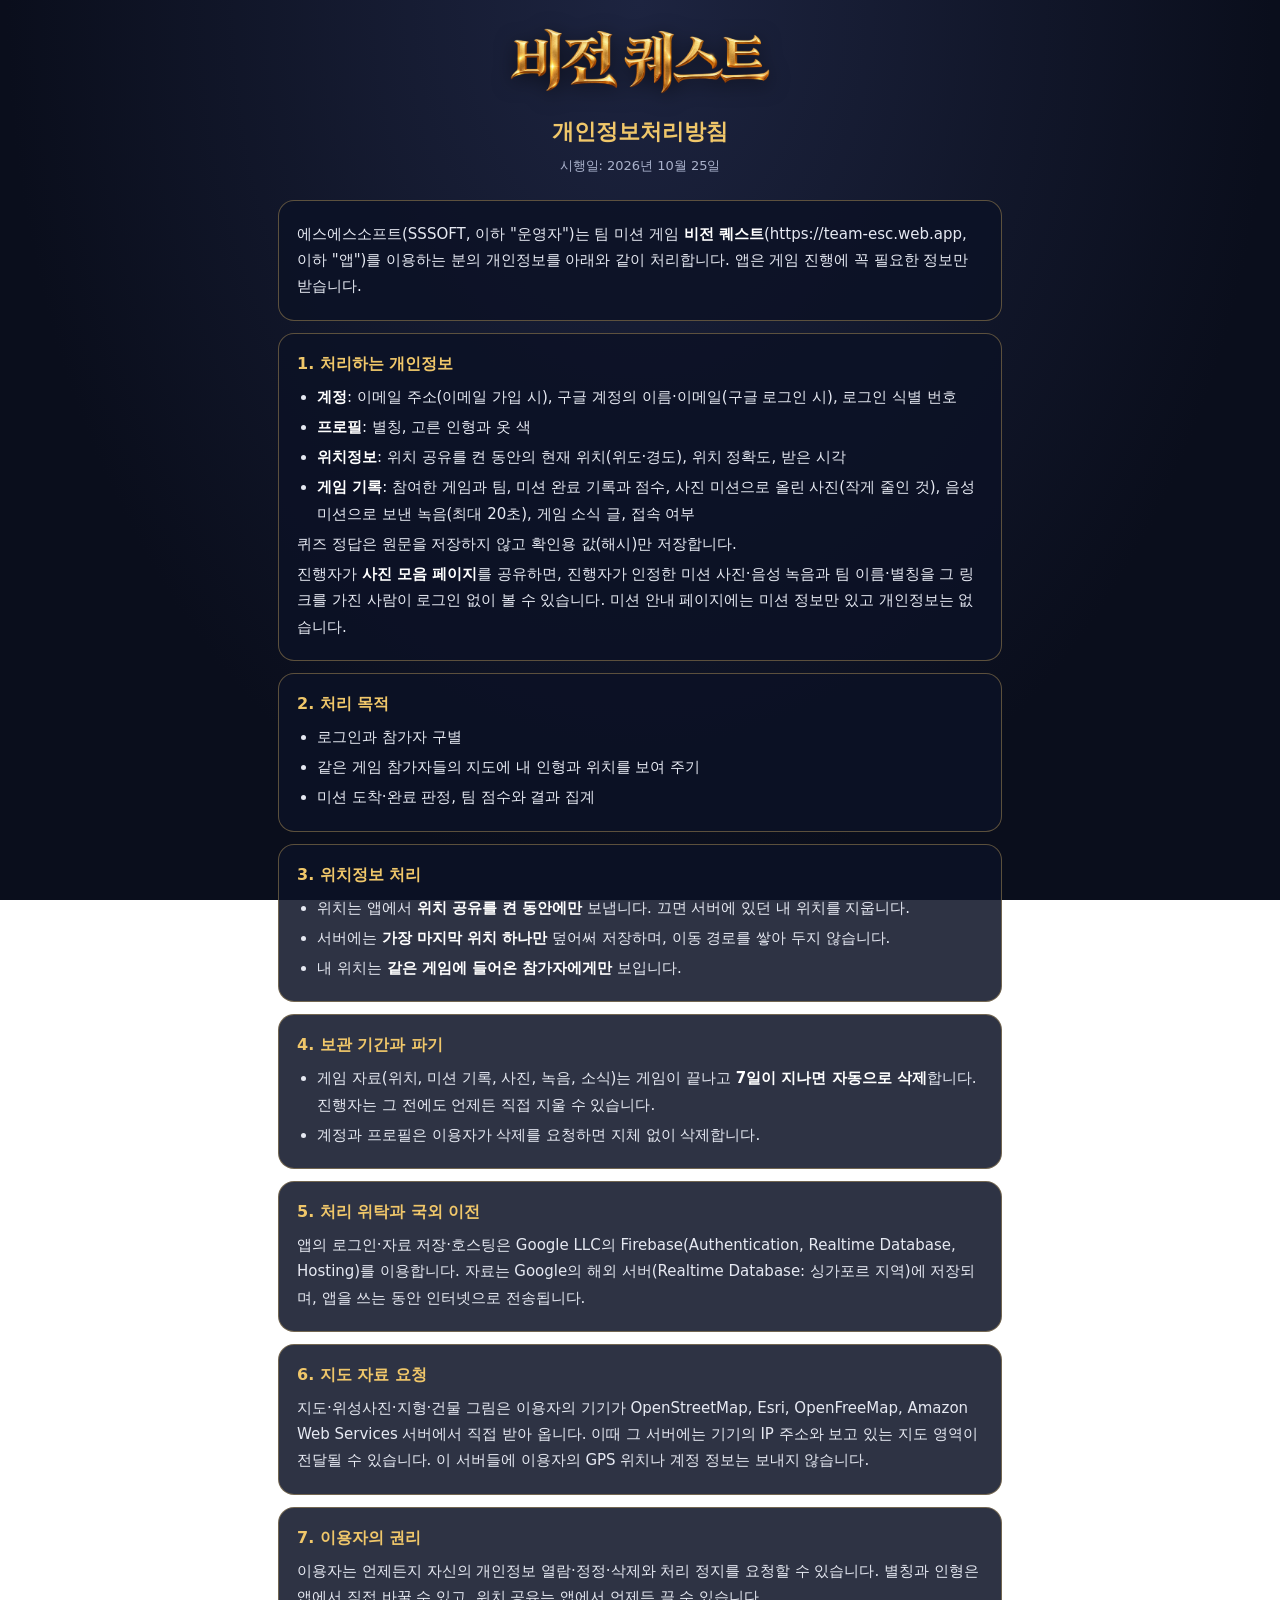
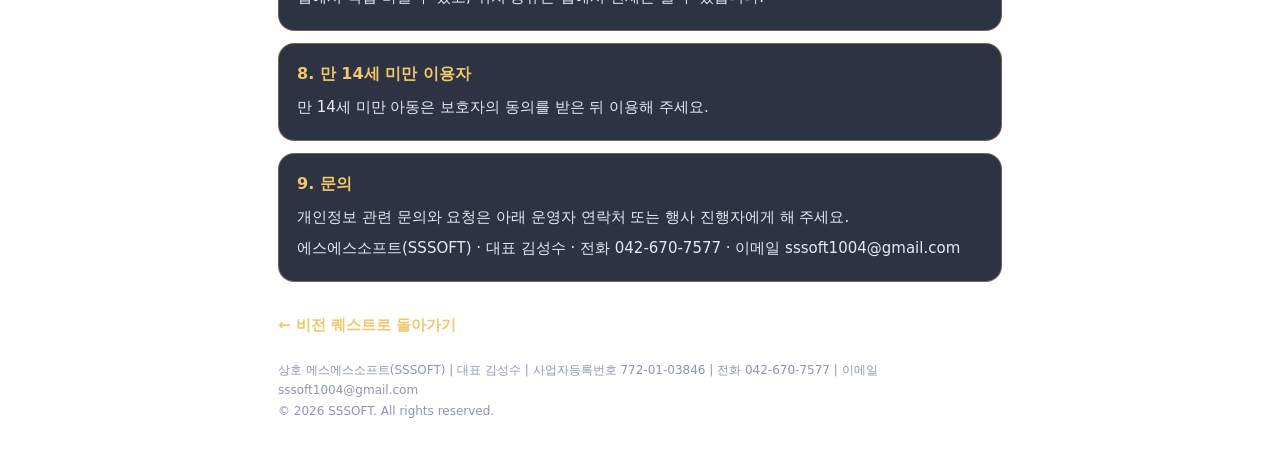
<file: privacy.html>
<!doctype html>
<html lang="ko">
<head>
<meta charset="utf-8">
<meta name="viewport" content="width=device-width,initial-scale=1,viewport-fit=cover">
<title>개인정보처리방침 · 비전 퀘스트</title>
<link rel="icon" href="assets/icon.svg" type="image/svg+xml">
<style>
  :root{--gold:#f0c76a;--ink:#e6e9f2;--muted:#aab2cc}
  *{box-sizing:border-box}
  body{margin:0;background:radial-gradient(ellipse at 50% 0%,#1d2440,#0a0e1c 70%) fixed;color:var(--ink);font:15px/1.75 "Noto Sans KR",system-ui,sans-serif;-webkit-text-size-adjust:100%}
  main{max-width:760px;margin:0 auto;padding:calc(env(safe-area-inset-top) + 28px) 18px 48px}
  header{text-align:center;margin-bottom:22px}
  header img{width:min(260px,70%);height:auto;filter:drop-shadow(0 4px 10px rgba(0,0,0,.6))}
  h1{font-size:22px;color:var(--gold);margin:10px 0 4px}
  .date{color:var(--muted);font-size:13px}
  section{background:rgba(12,18,38,.86);border:1px solid rgba(240,199,106,.35);border-radius:16px;padding:16px 18px;margin:12px 0}
  h2{font-size:16px;color:var(--gold);margin:0 0 6px}
  p,li{margin:4px 0}
  ul{padding-left:20px;margin:4px 0}
  b{color:#fff}
  .back{display:inline-block;margin-top:18px;color:var(--gold);text-decoration:none;font-weight:600}
</style>
</head>
<body>
<main>
  <header>
    <img src="assets/title.webp" alt="비전 퀘스트">
    <h1>개인정보처리방침</h1>
    <div class="date">시행일: 2026년 10월 25일</div>
  </header>

  <section>
    <p>에스에스소프트(SSSOFT, 이하 "운영자")는 팀 미션 게임 <b>비전 퀘스트</b>(https://team-esc.web.app, 이하 "앱")를 이용하는 분의 개인정보를 아래와 같이 처리합니다. 앱은 게임 진행에 꼭 필요한 정보만 받습니다.</p>
  </section>

  <section>
    <h2>1. 처리하는 개인정보</h2>
    <ul>
      <li><b>계정</b>: 이메일 주소(이메일 가입 시), 구글 계정의 이름·이메일(구글 로그인 시), 로그인 식별 번호</li>
      <li><b>프로필</b>: 별칭, 고른 인형과 옷 색</li>
      <li><b>위치정보</b>: 위치 공유를 켠 동안의 현재 위치(위도·경도), 위치 정확도, 받은 시각</li>
      <li><b>게임 기록</b>: 참여한 게임과 팀, 미션 완료 기록과 점수, 사진 미션으로 올린 사진(작게 줄인 것), 음성 미션으로 보낸 녹음(최대 20초), 게임 소식 글, 접속 여부</li>
    </ul>
    <p>퀴즈 정답은 원문을 저장하지 않고 확인용 값(해시)만 저장합니다.</p>
    <p>진행자가 <b>사진 모음 페이지</b>를 공유하면, 진행자가 인정한 미션 사진·음성 녹음과 팀 이름·별칭을 그 링크를 가진 사람이 로그인 없이 볼 수 있습니다. 미션 안내 페이지에는 미션 정보만 있고 개인정보는 없습니다.</p>
  </section>

  <section>
    <h2>2. 처리 목적</h2>
    <ul>
      <li>로그인과 참가자 구별</li>
      <li>같은 게임 참가자들의 지도에 내 인형과 위치를 보여 주기</li>
      <li>미션 도착·완료 판정, 팀 점수와 결과 집계</li>
    </ul>
  </section>

  <section>
    <h2>3. 위치정보 처리</h2>
    <ul>
      <li>위치는 앱에서 <b>위치 공유를 켠 동안에만</b> 보냅니다. 끄면 서버에 있던 내 위치를 지웁니다.</li>
      <li>서버에는 <b>가장 마지막 위치 하나만</b> 덮어써 저장하며, 이동 경로를 쌓아 두지 않습니다.</li>
      <li>내 위치는 <b>같은 게임에 들어온 참가자에게만</b> 보입니다.</li>
    </ul>
  </section>

  <section>
    <h2>4. 보관 기간과 파기</h2>
    <ul>
      <li>게임 자료(위치, 미션 기록, 사진, 녹음, 소식)는 게임이 끝나고 <b>7일이 지나면 자동으로 삭제</b>합니다. 진행자는 그 전에도 언제든 직접 지울 수 있습니다.</li>
      <li>계정과 프로필은 이용자가 삭제를 요청하면 지체 없이 삭제합니다.</li>
    </ul>
  </section>

  <section>
    <h2>5. 처리 위탁과 국외 이전</h2>
    <p>앱의 로그인·자료 저장·호스팅은 Google LLC의 Firebase(Authentication, Realtime Database, Hosting)를 이용합니다. 자료는 Google의 해외 서버(Realtime Database: 싱가포르 지역)에 저장되며, 앱을 쓰는 동안 인터넷으로 전송됩니다.</p>
  </section>

  <section>
    <h2>6. 지도 자료 요청</h2>
    <p>지도·위성사진·지형·건물 그림은 이용자의 기기가 OpenStreetMap, Esri, OpenFreeMap, Amazon Web Services 서버에서 직접 받아 옵니다. 이때 그 서버에는 기기의 IP 주소와 보고 있는 지도 영역이 전달될 수 있습니다. 이 서버들에 이용자의 GPS 위치나 계정 정보는 보내지 않습니다.</p>
  </section>

  <section>
    <h2>7. 이용자의 권리</h2>
    <p>이용자는 언제든지 자신의 개인정보 열람·정정·삭제와 처리 정지를 요청할 수 있습니다. 별칭과 인형은 앱에서 직접 바꿀 수 있고, 위치 공유는 앱에서 언제든 끌 수 있습니다.</p>
  </section>

  <section>
    <h2>8. 만 14세 미만 이용자</h2>
    <p>만 14세 미만 아동은 보호자의 동의를 받은 뒤 이용해 주세요.</p>
  </section>

  <section>
    <h2>9. 문의</h2>
    <p>개인정보 관련 문의와 요청은 아래 운영자 연락처 또는 행사 진행자에게 해 주세요.</p>
    <p>에스에스소프트(SSSOFT) · 대표 김성수 · 전화 042-670-7577 · 이메일 sssoft1004@gmail.com</p>
  </section>

  <a class="back" href="./">← 비전 퀘스트로 돌아가기</a>
  <footer style="margin-top:22px;color:#8d96b3;font-size:12px;line-height:1.7">상호 에스에스소프트(SSSOFT) | 대표 김성수 | 사업자등록번호 772-01-03846 | 전화 042-670-7577 | 이메일 sssoft1004@gmail.com<br>© 2026 SSSOFT. All rights reserved.</footer>
</main>
</body>
</html>
</file>
